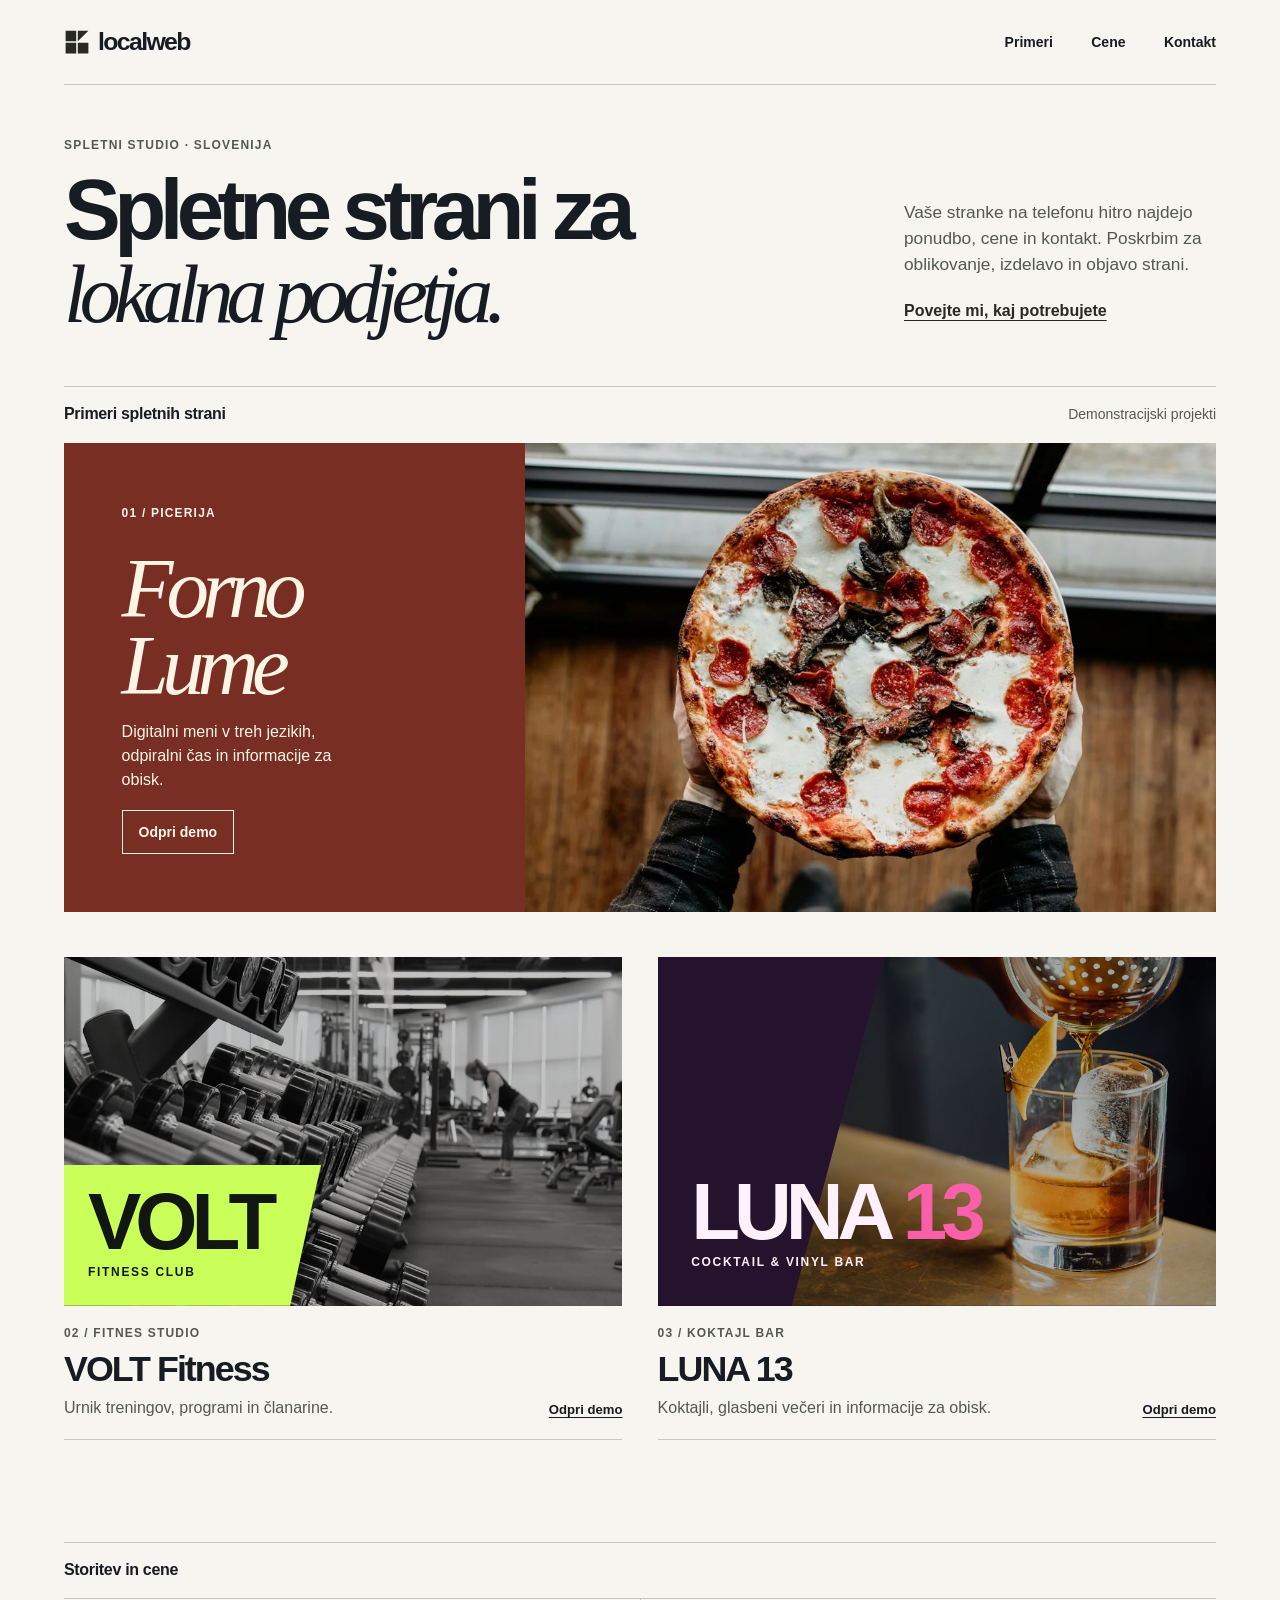
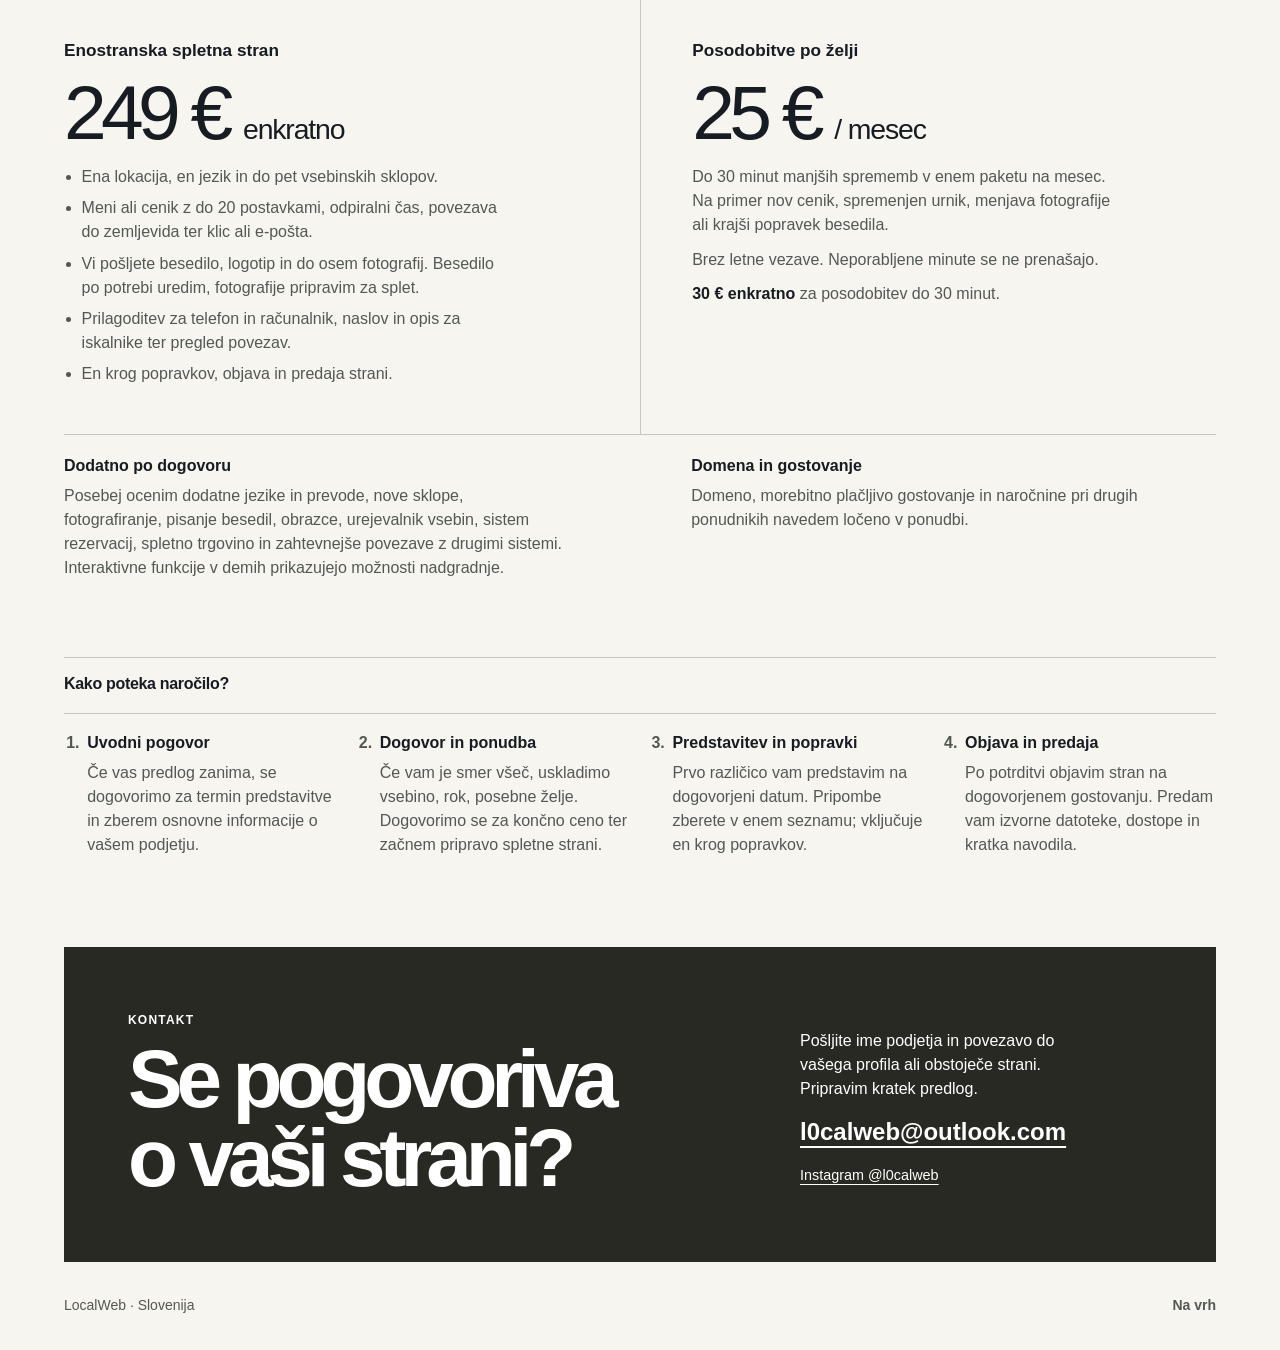
<file: index.html>
<!doctype html>
<html lang="sl">
<head>
  <meta charset="utf-8">
  <meta name="viewport" content="width=device-width, initial-scale=1">
  <meta name="description" content="LocalWeb izdeluje pregledne spletne strani za lokale, studie in manjša podjetja v Sloveniji. Oglejte si primere in cene.">
  <meta name="theme-color" content="#f6f5ef">
  <title>LocalWeb — spletne strani za lokalna podjetja</title>
  <link rel="icon" href="assets/localweb.svg" type="image/svg+xml">
  <link rel="stylesheet" href="styles.css">
</head>
<body id="top">
  <a class="skip" href="#main">Preskoči na vsebino</a>
  <header class="shell masthead">
    <a class="brand" href="#top" aria-label="LocalWeb, na vrh">
      <img src="assets/localweb.svg" width="26" height="26" alt="">
      <span>localweb</span>
    </a>
    <nav aria-label="Glavna navigacija">
      <a href="#examples">Primeri</a>
      <a href="#pricing">Cene</a>
      <a href="#contact">Kontakt</a>
    </nav>
  </header>

  <main class="shell" id="main" tabindex="-1">
    <div class="intro">
      <p class="eyebrow">Spletni studio · Slovenija</p>
      <div class="intro-grid">
        <h1>Spletne strani za <em>lokalna podjetja.</em></h1>
        <div class="intro-detail">
          <p>Vaše stranke na telefonu hitro najdejo ponudbo, cene in kontakt. Poskrbim za oblikovanje, izdelavo in objavo strani.</p>
          <a class="text-link" href="#contact">Povejte mi, kaj potrebujete</a>
        </div>
      </div>
    </div>

    <section id="examples" aria-labelledby="work-title">
      <div class="section-line">
        <h2 id="work-title">Primeri spletnih strani</h2>
        <span>Demonstracijski projekti</span>
      </div>

      <article class="feature">
        <a class="feature-link" href="forno-lume/index.html" aria-labelledby="forno-title forno-action">
          <div class="feature-copy">
            <span class="project-category">01 / Picerija</span>
            <h3 id="forno-title"><span>Forno</span> <span>Lume</span></h3>
            <p>Digitalni meni v treh jezikih, odpiralni čas in informacije za obisk.</p>
            <span class="feature-action" id="forno-action">Odpri demo</span>
          </div>
          <div class="feature-image">
            <img src="assets/forno-cover.webp" alt="" width="960" height="1197" fetchpriority="high" decoding="async">
          </div>
        </a>
      </article>

      <div class="work-grid">
        <article class="project">
          <a href="volt-fitness/index.html" aria-labelledby="volt-title volt-action">
            <div class="project-image volt" aria-hidden="true">
              <img src="assets/volt-cover.webp" alt="" loading="lazy" decoding="async">
              <span class="volt-type">VOLT<small>FITNESS CLUB</small></span>
            </div>
            <div class="project-caption">
              <div>
                <span class="project-category">02 / Fitnes studio</span>
                <h3 id="volt-title">VOLT Fitness</h3>
                <p>Urnik treningov, programi in članarine.</p>
              </div>
              <span id="volt-action" class="project-action">Odpri demo</span>
            </div>
          </a>
        </article>
        <article class="project">
          <a href="luna13/index.html" aria-labelledby="luna-title luna-action">
            <div class="project-image luna" aria-hidden="true">
              <img src="assets/luna-cover.webp" alt="" loading="lazy" decoding="async">
              <span class="luna-type">LUNA <b>13</b><small>COCKTAIL &amp; VINYL BAR</small></span>
            </div>
            <div class="project-caption">
              <div>
                <span class="project-category">03 / Koktajl bar</span>
                <h3 id="luna-title">LUNA 13</h3>
                <p>Koktajli, glasbeni večeri in informacije za obisk.</p>
              </div>
              <span id="luna-action" class="project-action">Odpri demo</span>
            </div>
          </a>
        </article>
      </div>
    </section>

    <section class="pricing" id="pricing" aria-labelledby="pricing-title">
      <div class="section-line">
        <h2 id="pricing-title">Storitev in cene</h2>
      </div>
      <div class="pricing-grid">
        <article class="price">
          <h3>Enostranska spletna stran</h3>
          <p class="price-value">249 € <small>enkratno</small></p>
          <ul class="price-list">
            <li>Ena lokacija, en jezik in do pet vsebinskih sklopov.</li>
            <li>Meni ali cenik z do 20 postavkami, odpiralni čas, povezava do zemljevida ter klic ali e-pošta.</li>
            <li>Vi pošljete besedilo, logotip in do osem fotografij. Besedilo po potrebi uredim, fotografije pripravim za splet.</li>
            <li>Prilagoditev za telefon in računalnik, naslov in opis za iskalnike ter pregled povezav.</li>
            <li>En krog popravkov, objava in predaja strani.</li>
          </ul>
        </article>
        <article class="price">
          <h3>Posodobitve po želji</h3>
          <p class="price-value">25 € <small>/ mesec</small></p>
          <p>Do 30 minut manjših sprememb v enem paketu na mesec. Na primer nov cenik, spremenjen urnik, menjava fotografije ali krajši popravek besedila.</p>
          <p>Brez letne vezave. Neporabljene minute se ne prenašajo.</p>
          <p class="one-off"><strong>30 € enkratno</strong> za posodobitev do 30 minut.</p>
        </article>
      </div>
      <div class="offer-notes">
        <div>
          <h3>Dodatno po dogovoru</h3>
          <p>Posebej ocenim dodatne jezike in prevode, nove sklope, fotografiranje, pisanje besedil, obrazce, urejevalnik vsebin, sistem rezervacij, spletno trgovino in zahtevnejše povezave z drugimi sistemi. Interaktivne funkcije v demih prikazujejo možnosti nadgradnje.</p>
        </div>
        <div>
          <h3>Domena in gostovanje</h3>
          <p>Domeno, morebitno plačljivo gostovanje in naročnine pri drugih ponudnikih navedem ločeno v ponudbi.</p>
        </div>
      </div>
    </section>

    <section class="process" aria-labelledby="process-title">
      <div class="section-line">
        <h2 id="process-title">Kako poteka naročilo?</h2>
      </div>
      <ol class="process-list">
        <li>
          <h3>Uvodni pogovor</h3>
          <p>Če vas predlog zanima, se dogovorimo za termin predstavitve in zberem osnovne informacije o vašem podjetju.</p>
        </li>
        <li>
          <h3>Dogovor in ponudba</h3>
          <p>Če vam je smer všeč, uskladimo vsebino, rok, posebne želje. Dogovorimo se za končno ceno ter začnem pripravo spletne strani.</p>
        </li>
        <li>
          <h3>Predstavitev in popravki</h3>
          <p>Prvo različico vam predstavim na dogovorjeni datum. Pripombe zberete v enem seznamu; vključuje en krog popravkov.</p>
        </li>
        <li>
          <h3>Objava in predaja</h3>
          <p>Po potrditvi objavim stran na dogovorjenem gostovanju. Predam vam izvorne datoteke, dostope in kratka navodila.</p>
        </li>
      </ol>
    </section>

    <section class="contact" id="contact" aria-labelledby="contact-title">
      <div>
        <p class="eyebrow">Kontakt</p>
        <h2 id="contact-title">Se pogovoriva<br>o vaši strani?</h2>
      </div>
      <div class="contact-detail">
        <p>Pošljite ime podjetja in povezavo do vašega profila ali obstoječe strani. Pripravim kratek predlog.</p>
        <a class="email-link" href="mailto:l0calweb@outlook.com">l0calweb@outlook.com</a>
        <a class="instagram" href="https://www.instagram.com/l0calweb/">Instagram @l0calweb</a>
      </div>
    </section>
  </main>

  <footer class="shell footer">
    <span>LocalWeb · Slovenija</span>
    <a href="#top">Na vrh</a>
  </footer>
</body>
</html>
</file>
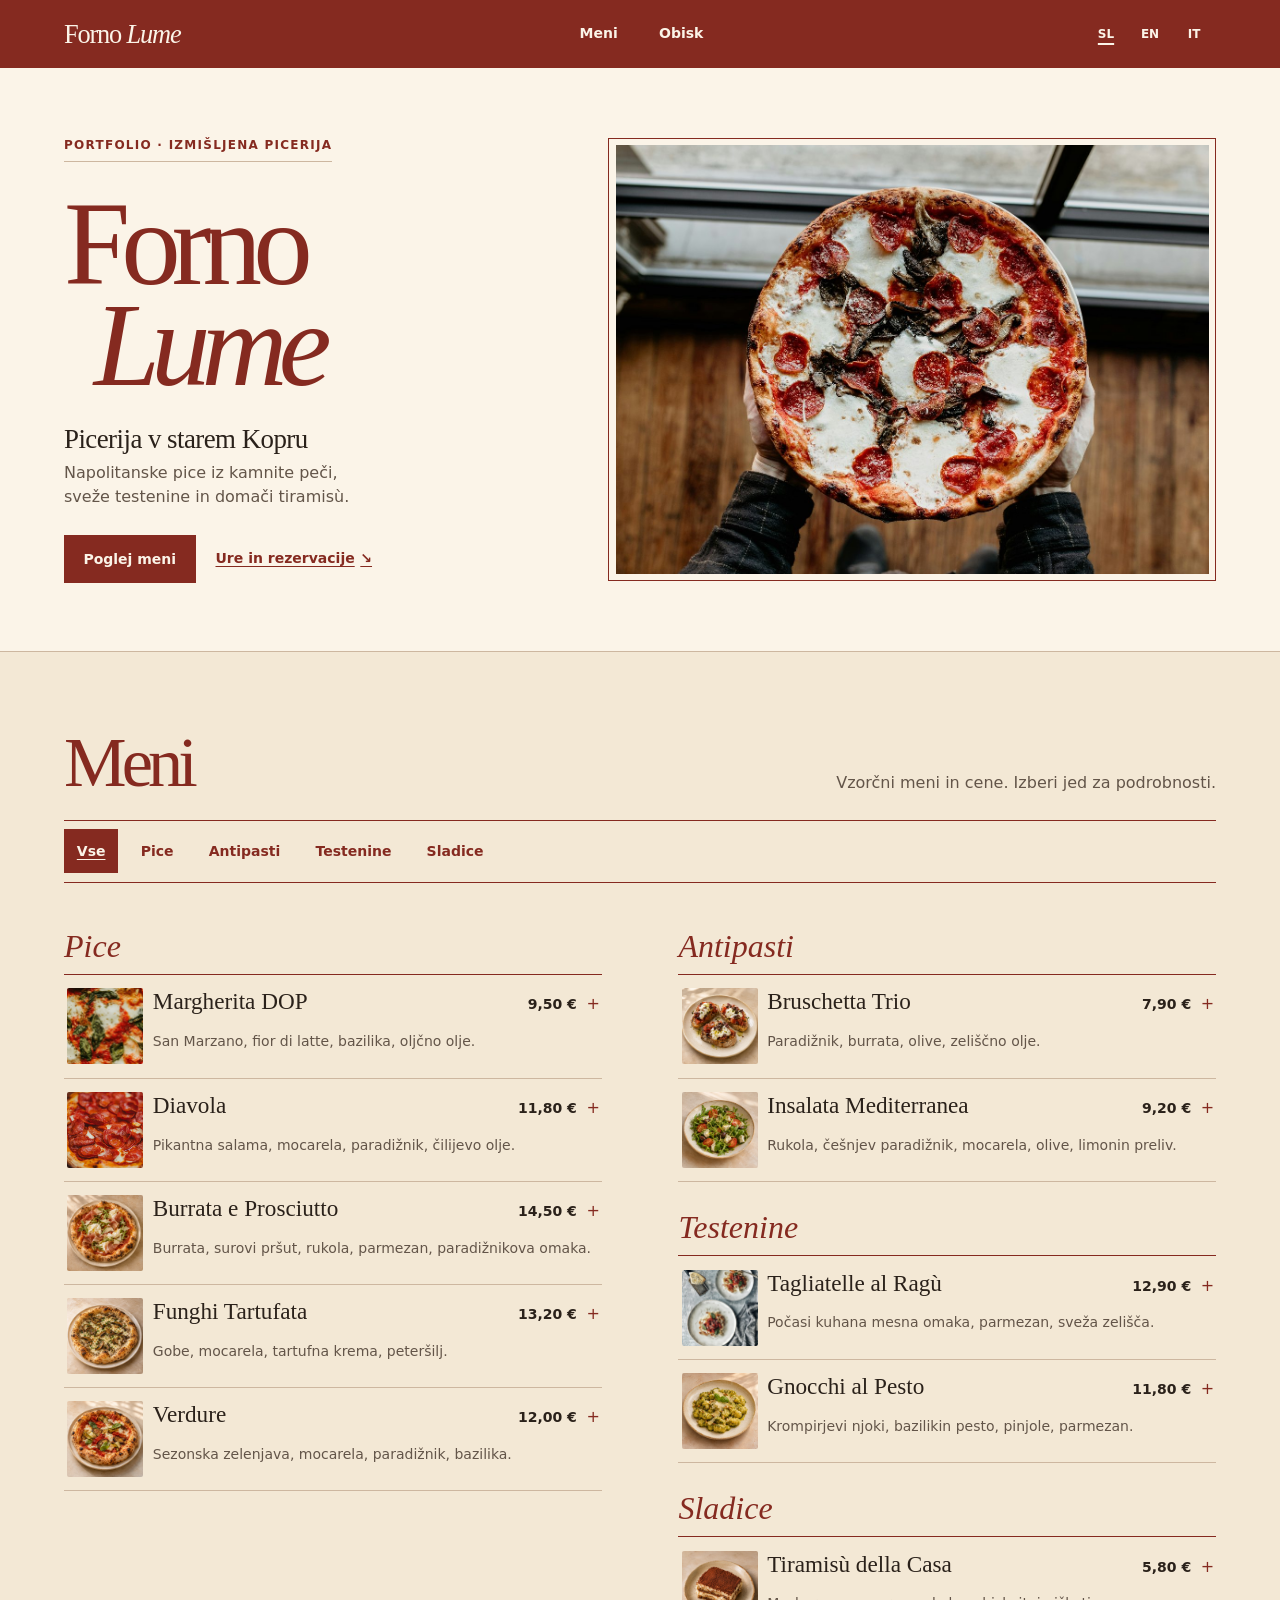
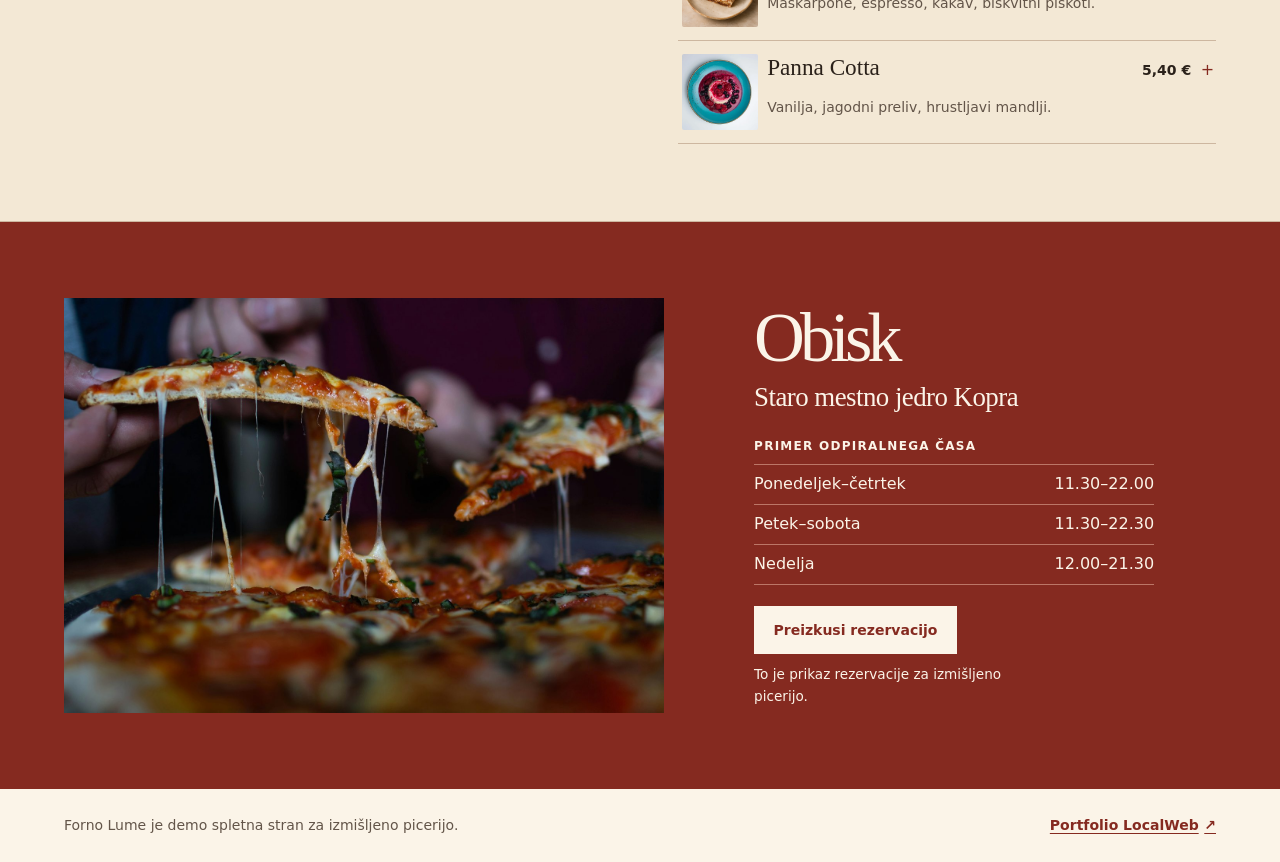
<file: forno-lume/index.html>
<!doctype html>
<html lang="sl" id="top">
<head>
  <meta charset="utf-8">
  <meta name="viewport" content="width=device-width, initial-scale=1">
  <title>Forno Lume · Demo picerija</title>
  <meta name="description" content="Forno Lume je izmišljena picerija v Kopru. Oglej si vzorčni meni in preizkusi predogled rezervacije.">
  <meta name="theme-color" content="#852a20">
  <link rel="icon" href="assets/favicon.svg" type="image/svg+xml">
  <link rel="stylesheet" href="styles.css">
  <script src="script.js" defer></script>
</head>
<body>
  <a class="skip-link" href="#main" data-i18n="skip">Preskoči na vsebino</a>
  <header class="site-header">
    <div class="wrap header-inner">
      <a class="wordmark" href="#top">Forno <i>Lume</i></a>
      <nav class="site-nav" aria-label="Glavna navigacija" data-i18n-label="navigation">
        <a href="#menu" data-i18n="menuTitle">Meni</a>
        <a href="#visit" data-i18n="visitTitle">Obisk</a>
      </nav>
      <div class="languages" role="group" aria-label="Jezik" data-i18n-label="language">
        <button type="button" data-lang="sl" lang="sl" aria-label="Slovenščina" aria-pressed="true">SL</button>
        <button type="button" data-lang="en" lang="en" aria-label="English" aria-pressed="false">EN</button>
        <button type="button" data-lang="it" lang="it" aria-label="Italiano" aria-pressed="false">IT</button>
      </div>
    </div>
  </header>

  <main id="main" tabindex="-1">
    <section class="wrap hero" aria-labelledby="hero-title">
      <div class="hero-copy">
        <p class="eyebrow demo-label" data-i18n="demoLabel">Portfolio · izmišljena picerija</p>
        <h1 id="hero-title">Forno <i>Lume</i></h1>
        <p class="hero-location" data-i18n="heroLocation">Picerija v starem Kopru</p>
        <p class="hero-description" data-i18n="heroDescription">Napolitanske pice iz kamnite peči, sveže testenine in domači tiramisù.</p>
        <div class="hero-actions">
          <a class="button button-primary" href="#menu" data-i18n="menuLink">Poglej meni</a>
          <a class="text-link" href="#visit">
            <span data-i18n="visitLink">Ure in rezervacije</span>
            <span aria-hidden="true">↘</span>
          </a>
        </div>
      </div>
      <img class="hero-photo" src="assets/funghi.jpg" width="1283" height="1600"
        alt="Roke držijo sveže pečeno pico ob oknu." data-i18n-alt="heroAlt" fetchpriority="high">
    </section>

    <section class="menu-section" id="menu" aria-labelledby="menu-title">
      <div class="wrap">
        <div class="menu-intro">
          <h2 id="menu-title" data-i18n="menuTitle">Meni</h2>
          <p data-i18n="menuNote">Vzorčni meni in cene. Izberi jed za podrobnosti.</p>
        </div>

        <div class="filters" role="group" aria-label="Kategorije menija" data-i18n-label="menuCategories" hidden>
          <button class="filter" type="button" data-filter="all" aria-pressed="true" data-i18n="filterAll">Vse</button>
          <button class="filter" type="button" data-filter="pizza" aria-pressed="false" data-i18n="filterPizza">Pice</button>
          <button class="filter" type="button" data-filter="starter" aria-pressed="false" data-i18n="filterStarter">Antipasti</button>
          <button class="filter" type="button" data-filter="pasta" aria-pressed="false" data-i18n="filterPasta">Testenine</button>
          <button class="filter" type="button" data-filter="sweet" aria-pressed="false" data-i18n="filterSweet">Sladice</button>
        </div>

        <div class="menu-groups" data-filter="all">
          <section class="menu-group" data-category="pizza">
            <h3 class="menu-category" data-i18n="filterPizza">Pice</h3>
            <ul class="dish-list">
              <li>
                <button class="menu-line" type="button" data-dish="margherita" aria-haspopup="dialog" aria-labelledby="name-margherita price-margherita" aria-describedby="description-margherita">
                  <img class="dish-thumb" src="assets/margherita-menu.webp" alt="" width="80" height="80" loading="lazy" decoding="async">
                  <span class="dish-name" id="name-margherita" lang="it">Margherita DOP</span>
                  <span class="dish-description" id="description-margherita" data-i18n="margherita">San Marzano, fior di latte, bazilika, oljčno olje.</span>
                  <span class="dish-price" id="price-margherita" data-price="9.50">9,50&nbsp;€</span>
                  <span class="dish-more" aria-hidden="true">+</span>
                </button>
              </li>
              <li>
                <button class="menu-line" type="button" data-dish="diavola" aria-haspopup="dialog" aria-labelledby="name-diavola price-diavola" aria-describedby="description-diavola">
                  <img class="dish-thumb" src="assets/diavola-menu.webp" alt="" width="80" height="80" loading="lazy" decoding="async">
                  <span class="dish-name" id="name-diavola" lang="it">Diavola</span>
                  <span class="dish-description" id="description-diavola" data-i18n="diavola">Pikantna salama, mocarela, paradižnik, čilijevo olje.</span>
                  <span class="dish-price" id="price-diavola" data-price="11.80">11,80&nbsp;€</span>
                  <span class="dish-more" aria-hidden="true">+</span>
                </button>
              </li>
              <li>
                <button class="menu-line" type="button" data-dish="burrata" aria-haspopup="dialog" aria-labelledby="name-burrata price-burrata" aria-describedby="description-burrata">
                  <img class="dish-thumb" src="assets/burrata-menu.webp" alt="" width="80" height="80" loading="lazy" decoding="async">
                  <span class="dish-name" id="name-burrata" lang="it">Burrata e Prosciutto</span>
                  <span class="dish-description" id="description-burrata" data-i18n="burrata">Burrata, surovi pršut, rukola, parmezan, paradižnikova omaka.</span>
                  <span class="dish-price" id="price-burrata" data-price="14.50">14,50&nbsp;€</span>
                  <span class="dish-more" aria-hidden="true">+</span>
                </button>
              </li>
              <li>
                <button class="menu-line" type="button" data-dish="funghi" aria-haspopup="dialog" aria-labelledby="name-funghi price-funghi" aria-describedby="description-funghi">
                  <img class="dish-thumb" src="assets/funghi-menu.webp" alt="" width="80" height="80" loading="lazy" decoding="async">
                  <span class="dish-name" id="name-funghi" lang="it">Funghi Tartufata</span>
                  <span class="dish-description" id="description-funghi" data-i18n="funghi">Gobe, mocarela, tartufna krema, peteršilj.</span>
                  <span class="dish-price" id="price-funghi" data-price="13.20">13,20&nbsp;€</span>
                  <span class="dish-more" aria-hidden="true">+</span>
                </button>
              </li>
              <li>
                <button class="menu-line" type="button" data-dish="verdure" aria-haspopup="dialog" aria-labelledby="name-verdure price-verdure" aria-describedby="description-verdure">
                  <img class="dish-thumb" src="assets/verdure-menu.webp" alt="" width="80" height="80" loading="lazy" decoding="async">
                  <span class="dish-name" id="name-verdure" lang="it">Verdure</span>
                  <span class="dish-description" id="description-verdure" data-i18n="verdure">Sezonska zelenjava, mocarela, paradižnik, bazilika.</span>
                  <span class="dish-price" id="price-verdure" data-price="12.00">12,00&nbsp;€</span>
                  <span class="dish-more" aria-hidden="true">+</span>
                </button>
              </li>
            </ul>
          </section>
          <section class="menu-group" data-category="starter">
            <h3 class="menu-category" data-i18n="filterStarter">Antipasti</h3>
            <ul class="dish-list">
              <li>
                <button class="menu-line" type="button" data-dish="bruschetta" aria-haspopup="dialog" aria-labelledby="name-bruschetta price-bruschetta" aria-describedby="description-bruschetta">
                  <img class="dish-thumb" src="assets/bruschetta-menu.webp" alt="" width="80" height="80" loading="lazy" decoding="async">
                  <span class="dish-name" id="name-bruschetta" lang="it">Bruschetta Trio</span>
                  <span class="dish-description" id="description-bruschetta" data-i18n="bruschetta">Paradižnik, burrata, olive, zeliščno olje.</span>
                  <span class="dish-price" id="price-bruschetta" data-price="7.90">7,90&nbsp;€</span>
                  <span class="dish-more" aria-hidden="true">+</span>
                </button>
              </li>
              <li>
                <button class="menu-line" type="button" data-dish="salad" aria-haspopup="dialog" aria-labelledby="name-salad price-salad" aria-describedby="description-salad">
                  <img class="dish-thumb" src="assets/salad-menu.webp" alt="" width="80" height="80" loading="lazy" decoding="async">
                  <span class="dish-name" id="name-salad" lang="it">Insalata Mediterranea</span>
                  <span class="dish-description" id="description-salad" data-i18n="salad">Rukola, češnjev paradižnik, mocarela, olive, limonin preliv.</span>
                  <span class="dish-price" id="price-salad" data-price="9.20">9,20&nbsp;€</span>
                  <span class="dish-more" aria-hidden="true">+</span>
                </button>
              </li>
            </ul>
          </section>
          <section class="menu-group" data-category="pasta">
            <h3 class="menu-category" data-i18n="filterPasta">Testenine</h3>
            <ul class="dish-list">
              <li>
                <button class="menu-line" type="button" data-dish="ragu" aria-haspopup="dialog" aria-labelledby="name-ragu price-ragu" aria-describedby="description-ragu">
                  <img class="dish-thumb" src="assets/ragu-menu.webp" alt="" width="80" height="80" loading="lazy" decoding="async">
                  <span class="dish-name" id="name-ragu" lang="it">Tagliatelle al Ragù</span>
                  <span class="dish-description" id="description-ragu" data-i18n="ragu">Počasi kuhana mesna omaka, parmezan, sveža zelišča.</span>
                  <span class="dish-price" id="price-ragu" data-price="12.90">12,90&nbsp;€</span>
                  <span class="dish-more" aria-hidden="true">+</span>
                </button>
              </li>
              <li>
                <button class="menu-line" type="button" data-dish="gnocchi" aria-haspopup="dialog" aria-labelledby="name-gnocchi price-gnocchi" aria-describedby="description-gnocchi">
                  <img class="dish-thumb" src="assets/gnocchi-menu.webp" alt="" width="80" height="80" loading="lazy" decoding="async">
                  <span class="dish-name" id="name-gnocchi" lang="it">Gnocchi al Pesto</span>
                  <span class="dish-description" id="description-gnocchi" data-i18n="gnocchi">Krompirjevi njoki, bazilikin pesto, pinjole, parmezan.</span>
                  <span class="dish-price" id="price-gnocchi" data-price="11.80">11,80&nbsp;€</span>
                  <span class="dish-more" aria-hidden="true">+</span>
                </button>
              </li>
            </ul>
          </section>
          <section class="menu-group" data-category="sweet">
            <h3 class="menu-category" data-i18n="filterSweet">Sladice</h3>
            <ul class="dish-list">
              <li>
                <button class="menu-line" type="button" data-dish="tiramisu" aria-haspopup="dialog" aria-labelledby="name-tiramisu price-tiramisu" aria-describedby="description-tiramisu">
                  <img class="dish-thumb" src="assets/tiramisu-menu.webp" alt="" width="80" height="80" loading="lazy" decoding="async">
                  <span class="dish-name" id="name-tiramisu" lang="it">Tiramisù della Casa</span>
                  <span class="dish-description" id="description-tiramisu" data-i18n="tiramisu">Maskarpone, espresso, kakav, biskvitni piškoti.</span>
                  <span class="dish-price" id="price-tiramisu" data-price="5.80">5,80&nbsp;€</span>
                  <span class="dish-more" aria-hidden="true">+</span>
                </button>
              </li>
              <li>
                <button class="menu-line" type="button" data-dish="panna" aria-haspopup="dialog" aria-labelledby="name-panna price-panna" aria-describedby="description-panna">
                  <img class="dish-thumb" src="assets/panna-menu.webp" alt="" width="80" height="80" loading="lazy" decoding="async">
                  <span class="dish-name" id="name-panna" lang="it">Panna Cotta</span>
                  <span class="dish-description" id="description-panna" data-i18n="panna">Vanilja, jagodni preliv, hrustljavi mandlji.</span>
                  <span class="dish-price" id="price-panna" data-price="5.40">5,40&nbsp;€</span>
                  <span class="dish-more" aria-hidden="true">+</span>
                </button>
              </li>
            </ul>
          </section>
        </div>
      </div>
    </section>

    <section class="visit-section" id="visit" aria-labelledby="visit-title">
      <div class="wrap visit-grid">
        <img class="visit-photo" src="assets/burrata.jpg" width="1600" height="1067" loading="lazy" decoding="async"
          alt="Dve roki si z mize vzameta kosa pice." data-i18n-alt="visitAlt">
        <div class="visit-copy">
          <h2 id="visit-title" data-i18n="visitTitle">Obisk</h2>
          <p class="visit-location" data-i18n="visitLocation">Staro mestno jedro Kopra</p>
          <p class="eyebrow" data-i18n="hoursLabel">Primer odpiralnega časa</p>
          <dl class="hours">
            <div><dt data-i18n="weekdays">Ponedeljek–četrtek</dt><dd>11.30–22.00</dd></div>
            <div><dt data-i18n="weekend">Petek–sobota</dt><dd>11.30–22.30</dd></div>
            <div><dt data-i18n="sunday">Nedelja</dt><dd>12.00–21.30</dd></div>
          </dl>
          <div id="reserve">
            <button class="button button-light" type="button" id="bookingTrigger" aria-haspopup="dialog" aria-describedby="booking-note" data-i18n="bookButton" hidden>Preizkusi rezervacijo</button>
            <p class="visit-note" id="booking-note" data-i18n="bookNote">To je prikaz rezervacije za izmišljeno picerijo.</p>
          </div>
        </div>
      </div>
    </section>
  </main>

  <footer class="site-footer">
    <div class="wrap footer-inner">
      <p data-i18n="footerText">Forno Lume je demo spletna stran za izmišljeno picerijo.</p>
      <a class="text-link" href="../index.html">
        <span data-i18n="portfolioLink">Portfolio LocalWeb</span>
        <span aria-hidden="true">↗</span>
      </a>
    </div>
  </footer>

  <dialog class="dialog" id="dishModal" aria-labelledby="dishModalTitle">
    <div class="dialog-content">
      <form method="dialog" class="dialog-close-form">
        <button class="dialog-close" type="submit" aria-label="Zapri" data-i18n-label="close" autofocus>×</button>
      </form>
      <p class="eyebrow" id="dishModalCategory"></p>
      <h2 id="dishModalTitle" lang="it"></h2>
      <p id="dishModalText"></p>
      <p class="detail-price" id="dishModalPrice"></p>
      <figure class="dish-figure" hidden>
        <figcaption data-i18n="illustration">Simbolična fotografija</figcaption>
      </figure>
    </div>
  </dialog>

  <dialog class="dialog" id="bookingModal" aria-labelledby="booking-title" aria-describedby="booking-description">
    <div class="dialog-content">
      <form method="dialog" class="dialog-close-form">
        <button class="dialog-close" type="submit" aria-label="Zapri" data-i18n-label="close">×</button>
      </form>
      <h2 id="booking-title" data-i18n="bookingTitle">Predogled rezervacije</h2>
      <p id="booking-description" data-i18n="bookingDescription">Izberi število oseb in vzorčni termin. Izbira ostane na tej strani.</p>
      <form id="bookingForm">
        <div class="booking-fields">
          <label>
            <span data-i18n="guestsLabel">Število oseb</span>
            <select id="guestCount" autofocus>
              <option value="1">1</option>
              <option value="2" selected>2</option>
              <option value="3">3</option>
              <option value="4">4</option>
              <option value="5">5</option>
              <option value="6">6</option>
            </select>
          </label>
          <label>
            <span data-i18n="slotLabel">Termin</span>
            <select id="bookingSlot">
              <option value="fridaySlot" data-i18n="fridaySlot">Petek ob 19.00</option>
              <option value="saturdaySlot" data-i18n="saturdaySlot">Sobota ob 20.00</option>
            </select>
          </label>
        </div>
        <button type="submit" class="button button-primary" data-i18n="showSummary">Prikaži povzetek</button>
        <p class="booking-summary" id="bookingSummary" role="status" aria-atomic="true"></p>
      </form>
    </div>
  </dialog>
</body>
</html>
</file>
<file: styles.css>
:root {
  color-scheme: light;
  --paper: #f6f5ef;
  --ink: #171b22;
  --muted: #535854;
  --line: #c7c8bd;
  --charcoal: #292923;
  --red: #792e24;
  --gutter: clamp(1.125rem, 5vw, 5rem);
  font: 16px/1.5 Arial, Helvetica, sans-serif;
}

*, *::before, *::after { box-sizing: border-box; }
html { scroll-padding-top: 1.25rem; }
body { margin: 0; background: var(--paper); color: var(--ink); }
img { display: block; max-width: 100%; }
h1, h2, h3, p { margin: 0; }
a { color: inherit; }
a:focus-visible { outline: 2px solid var(--charcoal); outline-offset: 5px; }
.shell { max-width: 94rem; margin: 0 auto; padding-inline: var(--gutter); }

.skip {
  position: absolute;
  width: 1px;
  height: 1px;
  margin: -1px;
  padding: 0;
  clip-path: inset(50%);
  overflow: hidden;
  white-space: nowrap;
}

.skip:focus {
  z-index: 1;
  top: .75rem;
  left: 1rem;
  margin: 0;
  width: auto;
  height: auto;
  padding: .65rem 1rem;
  clip-path: none;
  background: var(--paper);
}

.masthead, .footer {
  display: flex;
  justify-content: space-between;
  align-items: center;
}

.masthead { min-height: 5.25rem; gap: 1.25rem; }
.brand {
  display: inline-flex;
  align-items: center;
  gap: .5rem;
  font-size: 1.55rem;
  font-weight: 750;
  letter-spacing: -.065em;
  text-decoration: none;
  white-space: nowrap;
}

.masthead nav { display: flex; gap: clamp(.6rem, 3vw, 2.65rem); align-items: center; }
.masthead nav a, .footer a {
  display: inline-flex;
  min-height: 2.75rem;
  align-items: center;
  gap: .25rem;
  font-size: .875rem;
  font-weight: 700;
  text-decoration: none;
}

.masthead a:hover, .footer a:hover { text-decoration: underline; text-underline-offset: .25em; }

.intro { border-top: 1px solid var(--line); padding-block: clamp(2rem, 4vw, 4rem) clamp(2.1rem, 4vw, 3.75rem); }
.eyebrow, .project-category {
  font-size: .75rem;
  font-weight: 700;
  letter-spacing: .1em;
  text-transform: uppercase;
}
.intro .eyebrow { color: var(--muted); margin-bottom: .85rem; }
.intro-grid { display: grid; grid-template-columns: 1fr minmax(13rem, 19.5rem); gap: clamp(1.5rem, 5vw, 5rem); align-items: end; }
.intro h1 {
  max-width: 13ch;
  font-size: clamp(3.4rem, 6.65vw, 7.1rem);
  font-weight: 700;
  line-height: .98;
  letter-spacing: -.077em;
}

.intro h1 em { font: italic .96em/.98 Georgia, serif; letter-spacing: -.085em; }
.intro-detail { padding-bottom: .12rem; }
.intro-detail p { color: var(--muted); font-size: clamp(1rem, 1.35vw, 1.22rem); line-height: 1.5; }
.text-link { display: inline-flex; align-items: center; min-height: 2.75rem; margin-top: .7rem; color: var(--charcoal); font-weight: 700; text-underline-offset: .25em; }
.text-link:hover { text-decoration-thickness: 2px; }

.section-line {
  display: flex;
  gap: 1rem;
  justify-content: space-between;
  align-items: baseline;
  border-top: 1px solid var(--line);
  padding-block: .9rem 1.05rem;
}
.section-line h2 { font-size: 1rem; letter-spacing: -.02em; }
.section-line span { color: var(--muted); font-size: .875rem; }

.feature-link { display: grid; grid-template-columns: 2fr 3fr; background: var(--red); color: #fff5e5; text-decoration: none; }
.feature-copy { padding: clamp(1.5rem, 4.5vw, 4.5rem); }
.feature h3 {
  font: italic clamp(3.35rem, 6.65vw, 7.2rem)/.91 Georgia, serif;
  letter-spacing: -.082em;
  margin: clamp(1rem, 2vw, 2.1rem) 0 .95rem;
}
.feature h3 span { display: block; }
.feature-copy p { max-width: 27ch; }
.feature-action { display: inline-flex; align-items: center; gap: 1.25rem; min-height: 2.75rem; padding: .45rem 1rem; margin-top: 1.15rem; border: 1px solid currentColor; font-size: .875rem; font-weight: 700; }
.feature-image, .project-image { overflow: hidden; }
.feature-image { position: relative; min-height: 100%; background: #b56135; }
.feature-image img { position: absolute; width: 100%; height: 100%; object-fit: cover; object-position: 48% 49%; }
.feature-link:hover .feature-action { background: #fff5e5; color: var(--red); }

.work-grid { display: grid; grid-template-columns: 1fr 1fr; gap: clamp(1rem, 2.75vw, 2.75rem); margin-top: clamp(1.25rem, 3.5vw, 3.2rem); }
.project a { display: block; text-decoration: none; }
.project-image { position: relative; aspect-ratio: 16/10; }
.project-image img { width: 100%; height: 100%; object-fit: cover; }
.volt { background: #17201a; }
.volt img { filter: grayscale(90%) brightness(.76); object-position: center 58%; }
.volt-type, .luna-type {
  position: absolute;
  font-size: clamp(2.35rem, 6.25vw, 6.25rem);
  font-weight: 900;
  letter-spacing: -.075em;
  line-height: .8;
}
.volt-type {
  bottom: 0;
  left: 0;
  padding: .32em .62em .32em .3em;
  color: #111710;
  background: #caff59;
  clip-path: polygon(0 0, 100% 0, 88% 100%, 0 100%);
}
.volt-type small, .luna-type small {
  display: block;
  font-size: .15em;
  letter-spacing: .14em;
  line-height: 1.35;
  margin-top: .8em;
}
.luna { background: #25132d; }
.luna img {
  position: absolute;
  width: 76%;
  right: 0;
  object-position: 60% 53%;
  filter: brightness(.72);
  clip-path: polygon(22% 0, 100% 0, 100% 100%, 0 100%);
}
.luna-type { bottom: .45em; left: .42em; color: #fff1fc; }
.luna-type b { color: #fa60a9; }
.project-caption { display: flex; justify-content: space-between; align-items: center; gap: .65rem; padding: .9rem 0 1.2rem; border-bottom: 1px solid var(--line); }
.project-category { color: inherit; }
.project-caption .project-category { color: var(--muted); }
.project-caption h3 { font-size: clamp(1.45rem, 2.8vw, 2.35rem); line-height: 1.15; letter-spacing: -.055em; margin: .3rem 0 .35rem; }
.project-caption p { color: var(--muted); }
.project-action { flex-shrink: 0; align-self: end; font-size: .82rem; font-weight: 700; text-decoration: underline; text-underline-offset: .24em; }
.project a:hover .project-action { text-decoration-thickness: 2px; }

.pricing { margin-top: clamp(3.5rem, 8vw, 7.25rem); }
.process { margin-top: clamp(2.5rem, 6vw, 5rem); }
.pricing-grid { display: grid; grid-template-columns: 1fr 1fr; border-block: 1px solid var(--line); }
.price { padding: clamp(1.25rem, 3vw, 2.5rem) clamp(1.25rem, 4vw, 4rem) clamp(1.5rem, 4vw, 3rem) 0; }
.price + .price { border-left: 1px solid var(--line); padding-left: clamp(1.25rem, 4vw, 4rem); padding-right: 0; }
.price h3 { font-size: 1.075rem; }
.price-value { font-size: clamp(2.8rem, 6vw, 5.2rem); line-height: 1; letter-spacing: -.075em; margin: .65rem 0 .9rem; }
.price-value small { font-size: .37em; letter-spacing: -.04em; }
.price p:not(.price-value), .price-list { color: var(--muted); max-width: 49ch; }
.price p + p:not(.price-value) { margin-top: .65rem; }
.price-list { margin: 0; padding-inline-start: 1.1rem; }
.price-list li + li { margin-top: .45rem; }
.price .one-off strong { color: var(--ink); }

.offer-notes {
  display: grid;
  grid-template-columns: 1fr 1fr;
  gap: 1rem clamp(2.5rem, 8vw, 8rem);
  padding-top: 1.2rem;
}
.offer-notes h3, .process-list h3 { font-size: 1rem; }
.offer-notes p, .process-list p { color: var(--muted); margin-top: .35rem; }
.offer-notes p { max-width: 56ch; }

.process-list {
  display: grid;
  grid-template-columns: repeat(4, minmax(0, 1fr));
  gap: 1.25rem clamp(1rem, 3vw, 2.5rem);
  margin: 0;
  padding: 1.1rem 0 0 1.25rem;
  border-top: 1px solid var(--line);
}
.process-list li { padding-inline-start: .2rem; }
.process-list li::marker { color: var(--muted); font-weight: 700; }
.process-list p { max-width: 36ch; }

.contact {
  margin-top: clamp(3rem, 7vw, 6rem);
  padding: clamp(1.5rem, 5vw, 4.25rem);
  display: grid;
  grid-template-columns: 1fr minmax(12rem, 22rem);
  gap: 1.35rem;
  align-items: end;
  color: #fff;
  background: var(--charcoal);
}
.contact h2 { font-size: clamp(2.65rem, 6.4vw, 6rem); letter-spacing: -.075em; line-height: .97; margin-top: .65rem; }
.contact-detail p { max-width: 33ch; }
.email-link, .instagram { display: flex; gap: .4rem; align-items: center; min-height: 2.75rem; width: fit-content; max-width: 100%; text-underline-offset: .25em; }
.email-link { margin-top: .55rem; font-size: clamp(1rem, 2.3vw, 1.5rem); font-weight: 700; overflow-wrap: anywhere; }
.instagram { font-size: .9rem; }
.contact a:focus-visible { outline-color: white; }
.footer { min-height: 5.5rem; color: var(--muted); font-size: .875rem; }

@media (max-width: 720px) {
  .masthead { min-height: 4.25rem; }
  .intro-grid, .contact { grid-template-columns: 1fr; }
  .intro h1 { font-size: clamp(2.75rem, 10vw, 4.4rem); }
  .intro-detail { max-width: 32rem; }
  .process-list { grid-template-columns: repeat(2, minmax(0, 1fr)); }
}

@media (max-width: 530px) {
  .brand { font-size: 1.35rem; gap: .35rem; }
  .brand img { width: 20px; height: 20px; }
  .masthead { gap: .4rem; }
  .masthead nav { gap: clamp(.35rem, 2.5vw, .9rem); }
  .masthead nav a { font-size: .8rem; }
  .section-line { gap: .5rem; align-items: start; }
  .section-line span { text-align: right; font-size: .8rem; }
  .feature-link { grid-template-columns: 1fr; }
  .feature h3 span { display: inline; }
  .feature-image { aspect-ratio: 16/9; }
  .feature-copy p { max-width: 32ch; }
  .work-grid, .pricing-grid, .offer-notes, .process-list { grid-template-columns: 1fr; }
  .price, .price + .price { padding: 1.2rem 0; }
  .price + .price { border-left: 0; border-top: 1px solid var(--line); }
}
</file>
<file: forno-lume/styles.css>
:root {
  color-scheme: light;
  --paper: #fbf4e8;
  --menu-paper: #f3e8d5;
  --ink: #2a211a;
  --muted: #635549;
  --red: #852a20;
  --red-dark: #681b15;
  --rule: #cdb7a0;
  --serif: Georgia, "Times New Roman", serif;
  --sans: system-ui, -apple-system, "Segoe UI", sans-serif;
  --gutter: clamp(1.125rem, 5vw, 4.5rem);
}

* { box-sizing: border-box; }
[hidden] { display: none !important; }

body {
  margin: 0;
  background: var(--paper);
  color: var(--ink);
  font: 1rem/1.55 var(--sans);
}

body:has(dialog[open]) { overflow: hidden; }
h1, h2, h3, p, figure { margin: 0; }
a { color: inherit; }
img { display: block; max-width: 100%; }
button, select { font: inherit; }
button { cursor: pointer; }

:focus-visible {
  outline: 2px solid currentColor;
  outline-offset: 4px;
}

.wrap {
  width: min(100% - 2 * var(--gutter), 77rem);
  margin-inline: auto;
}

.skip-link {
  position: fixed;
  z-index: 2;
  top: .75rem;
  left: .75rem;
  padding: .5rem .75rem;
  color: var(--red);
  background: var(--paper);
  transform: translateY(-150%);
}

.skip-link:focus { transform: none; }

.site-header {
  color: var(--paper);
  background: var(--red);
}

.header-inner {
  display: grid;
  grid-template-columns: 1fr auto 1fr;
  align-items: center;
  gap: 1rem;
  min-height: 4.25rem;
}

.wordmark {
  width: fit-content;
  white-space: nowrap;
  font: 1.65rem/1 var(--serif);
  letter-spacing: -.045em;
  text-decoration: none;
}

.site-nav {
  display: flex;
  align-items: center;
  gap: clamp(.75rem, 3vw, 2.5rem);
}

.site-nav a,
.languages button {
  display: inline-grid;
  place-items: center;
  min-width: 2.75rem;
  min-height: 2.75rem;
  color: inherit;
  font-size: .875rem;
  font-weight: 650;
  white-space: nowrap;
}

.site-nav a { text-decoration: none; }

.site-nav a:hover {
  text-decoration: underline;
  text-underline-offset: .25em;
}

.languages {
  display: flex;
  justify-self: end;
}

.languages button {
  padding: 0;
  border: 0;
  background: transparent;
  font-size: .75rem;
}

.languages button:hover,
.languages button[aria-pressed="true"] {
  text-decoration: underline;
  text-decoration-thickness: 2px;
  text-underline-offset: .4em;
}

.hero {
  display: grid;
  grid-template-columns: minmax(0, 1fr) minmax(0, 1.3fr);
  align-items: center;
  gap: clamp(2.25rem, 6vw, 6.5rem);
  padding-block: clamp(2.5rem, 5vw, 4.75rem);
}

.hero-copy { padding-block: .25rem; }

.eyebrow {
  font-size: .75rem;
  font-weight: 700;
  letter-spacing: .105em;
  text-transform: uppercase;
}

.demo-label {
  width: fit-content;
  color: var(--red);
  border-bottom: 1px solid var(--rule);
  padding-bottom: .4rem;
}

.hero h1 {
  margin: .27em 0 .22em;
  color: var(--red);
  font: 400 clamp(5rem, 9.3vw, 8.5rem)/.85 var(--serif);
  letter-spacing: -.075em;
}

.hero h1 i {
  display: block;
  margin-inline-start: .25em;
  font-weight: inherit;
}

.hero-location,
.visit-location {
  margin-bottom: .35rem;
  font: 400 clamp(1.35rem, 2.1vw, 1.85rem)/1.2 var(--serif);
  letter-spacing: -.02em;
}

.hero-description {
  max-width: 30ch;
  color: var(--muted);
}

.hero-actions {
  display: flex;
  flex-wrap: wrap;
  align-items: center;
  gap: .45rem 1.25rem;
  margin-top: 1.55rem;
}

.button {
  display: inline-flex;
  justify-content: center;
  align-items: center;
  min-height: 3rem;
  padding: .65rem 1.15rem;
  border: 1px solid transparent;
  font-size: .875rem;
  font-weight: 700;
  line-height: 1.2;
  text-align: center;
  text-decoration: none;
}

.button-primary {
  background: var(--red);
  color: var(--paper);
}

.button-primary:hover { background: var(--red-dark); }
.button-primary:focus-visible { outline-color: var(--red); }

.text-link {
  display: inline-flex;
  align-items: center;
  gap: .4em;
  min-height: 2.75rem;
  color: var(--red);
  font-size: .875rem;
  font-weight: 650;
  text-underline-offset: .22em;
}

.text-link:hover { text-decoration-thickness: 2px; }

.hero-photo {
  width: 100%;
  height: auto;
  aspect-ratio: 1.37;
  border: 1px solid var(--red);
  padding: .4rem;
  object-fit: cover;
  object-position: center 47%;
}

.menu-section {
  border-block: 1px solid var(--rule);
  padding-block: clamp(2.5rem, 6vw, 5.5rem);
  background: var(--menu-paper);
}

.menu-intro {
  display: flex;
  flex-wrap: wrap;
  align-items: end;
  justify-content: space-between;
  gap: .65rem 1.5rem;
  margin-bottom: 1.5rem;
}

.menu-intro h2,
.visit-copy h2 {
  font: 400 clamp(3.1rem, 5.5vw, 5.3rem)/.95 var(--serif);
  letter-spacing: -.07em;
}

.menu-intro h2 { color: var(--red); }
.menu-intro p { color: var(--muted); }

.filters {
  display: flex;
  flex-wrap: wrap;
  gap: .25rem .6rem;
  padding-block: .55rem;
  border-block: 1px solid var(--red);
  margin-bottom: clamp(1.5rem, 3.5vw, 3rem);
}

.filter {
  min-height: 2.75rem;
  padding: .35rem .8rem;
  border: 0;
  color: var(--red);
  background: transparent;
  font-size: .875rem;
  font-weight: 700;
}

.filter:hover { box-shadow: inset 0 0 0 1px var(--red); }

.filter[aria-pressed="true"] {
  color: var(--paper);
  background: var(--red);
  text-decoration: underline;
  text-underline-offset: .22em;
}

.filter:focus-visible { outline-color: var(--red); }

.menu-groups {
  display: grid;
  grid-template-columns: repeat(2, minmax(0, 1fr));
  align-items: start;
  gap: 1.7rem clamp(2.25rem, 6vw, 6.5rem);
}

.menu-groups[data-filter="all"] .menu-group[data-category="pizza"] { grid-row: span 3; }
.menu-groups:not([data-filter="all"]) { display: block; max-width: 40rem; }

.menu-category {
  padding-bottom: .6rem;
  border-bottom: 1px solid var(--red);
  color: var(--red);
  font: italic 400 2rem/1.15 var(--serif);
}

.dish-list {
  margin: 0;
  padding: 0;
  list-style: none;
}

.menu-line {
  display: grid;
  grid-template-columns: clamp(3rem, 12vw, 4.75rem) minmax(0, 1fr) auto .75rem;
  align-items: baseline;
  gap: .22rem .6rem;
  width: 100%;
  min-height: 4.4rem;
  padding: .82rem .2rem;
  border: 0;
  border-bottom: 1px solid var(--rule);
  color: var(--ink);
  background: transparent;
  text-align: left;
}

.menu-line:hover { background: var(--paper); }
.menu-line:focus-visible { position: relative; }

.dish-thumb {
  grid-area: 1 / 1 / 3 / 2;
  align-self: center;
  display: block;
  width: 100%;
  height: auto;
  aspect-ratio: 1;
  object-fit: cover;
  border-radius: 2px;
}

.dish-name {
  grid-area: 1 / 2;
  font: 400 clamp(1.22rem, 2vw, 1.45rem)/1.15 var(--serif);
}

.dish-description {
  grid-area: 2 / 2 / 3 / -1;
  color: var(--muted);
  font-size: .875rem;
  line-height: 1.4;
}

.dish-price {
  grid-area: 1 / 3;
  font-size: .875rem;
  font-variant-numeric: tabular-nums;
  font-weight: 700;
  white-space: nowrap;
}

.dish-more {
  grid-area: 1 / 4;
  color: var(--red);
  line-height: 1;
  text-align: right;
}

.visit-section {
  padding-block: clamp(2.5rem, 6vw, 5.5rem);
  color: var(--paper);
  background: var(--red);
}

.visit-grid {
  display: grid;
  grid-template-columns: minmax(0, 1.3fr) minmax(0, 1fr);
  gap: clamp(2rem, 7vw, 7rem);
  align-items: center;
}

.visit-photo {
  width: 100%;
  height: auto;
  aspect-ratio: 1.45;
  object-fit: cover;
}

.visit-location { margin: .6rem 0 1.5rem; }

.hours {
  margin: .5rem 0 1.3rem;
  max-width: 25rem;
}

.hours div {
  display: flex;
  justify-content: space-between;
  gap: .7rem;
  padding: .45rem 0;
  border-top: 1px solid #bc7667;
}

.hours div:last-child { border-bottom: 1px solid #bc7667; }
.hours dd { margin: 0; font-variant-numeric: tabular-nums; white-space: nowrap; }
.button-light { background: var(--paper); color: var(--red); }
.button-light:hover { background: var(--menu-paper); }
.button-light:focus-visible { outline-color: var(--paper); }

.visit-note {
  margin-top: .65rem;
  font-size: .85rem;
  max-width: 34ch;
}

.site-footer { color: var(--muted); }

.footer-inner {
  display: flex;
  flex-wrap: wrap;
  align-items: center;
  justify-content: space-between;
  gap: .2rem 1rem;
  padding-block: .9rem;
  font-size: .875rem;
}

.dialog {
  width: min(35rem, calc(100% - 2rem));
  max-height: calc(100% - 2rem);
  margin: auto;
  padding: 0;
  border: 1px solid var(--red);
  background: var(--paper);
  color: var(--ink);
}

.dialog::backdrop { background: rgb(30 18 13 / .72); }
.dialog-content { position: relative; padding: clamp(1.35rem, 5vw, 2.3rem); }

.dialog-close-form {
  position: absolute;
  top: .65rem;
  right: .65rem;
}

.dialog-close {
  display: grid;
  place-items: center;
  width: 2.75rem;
  height: 2.75rem;
  padding: 0;
  border: 0;
  background: transparent;
  color: var(--red);
  font-size: 1.65rem;
  line-height: 1;
}

.dialog-close:hover { background: var(--menu-paper); }
.dialog .eyebrow { color: var(--red); }

.dialog h2 {
  max-width: calc(100% - 2.5rem);
  margin: .2rem 0 .5rem;
  color: var(--red);
  font: 400 clamp(1.8rem, 5.6vw, 3rem)/1.08 var(--serif);
  letter-spacing: -.04em;
}

.detail-price { margin-top: .6rem; font-weight: 700; }
.dish-figure { margin-top: 1.25rem; }

.dish-figure img {
  width: 100%;
  height: auto;
  max-height: min(52svh, 32rem);
  object-fit: contain;
  background: var(--menu-paper);
}

.dish-figure figcaption { margin-top: .35rem; color: var(--muted); font-size: .8rem; }

.booking-fields {
  display: grid;
  grid-template-columns: minmax(0, .8fr) minmax(0, 1.2fr);
  gap: .75rem;
  margin-block: 1.3rem;
}

.booking-fields label {
  display: grid;
  align-content: end;
  gap: .3rem;
  font-size: .875rem;
  font-weight: 650;
}

.booking-fields select {
  width: 100%;
  min-height: 2.75rem;
  padding: .4rem;
  border: 1px solid var(--red);
  border-radius: 0;
  color: var(--ink);
  background: var(--paper);
}

.booking-summary:not(:empty) {
  margin-top: 1rem;
  padding: .75rem;
  border-left: 2px solid var(--red);
  background: var(--menu-paper);
}

@media (max-width: 47rem) {
  .hero {
    grid-template-columns: minmax(0, 1fr);
    gap: 1.4rem;
    padding-block: 2rem 2.35rem;
  }

  .hero h1 {
    font-size: clamp(3rem, 13vw, 6.5rem);
    line-height: .97;
    margin: .23em 0 .17em;
  }

  .hero h1 i { display: inline; margin-inline-start: 0; }
  .hero-description { max-width: 35ch; }
  .hero-actions { margin-top: 1.05rem; }
  .hero-photo { aspect-ratio: 1.42; object-position: center 47%; }
  .menu-groups, .visit-grid { grid-template-columns: minmax(0, 1fr); }
  .menu-groups[data-filter="all"] .menu-group[data-category="pizza"] { grid-row: auto; }
  .visit-copy { grid-row: 1; }
  .visit-photo { aspect-ratio: 1.65; }
}

@media (max-width: 34rem) {
  .header-inner { gap: .4rem; min-height: 3.65rem; }
  .wordmark { font-size: 1.25rem; }
  .site-nav { gap: .25rem; }
  .site-nav a { font-size: .8rem; }
  .languages button { min-width: 2.35rem; }
  .filters { gap: .2rem; }
  .filter { padding-inline: .56rem; }
}

@media (max-width: 22rem) {
  .header-inner { grid-template-columns: 1fr 1fr; padding-top: .2rem; }
  .site-nav { grid-row: 2; grid-column: 1 / -1; justify-self: center; }
  .booking-fields { grid-template-columns: minmax(0, 1fr); }
}
</file>
